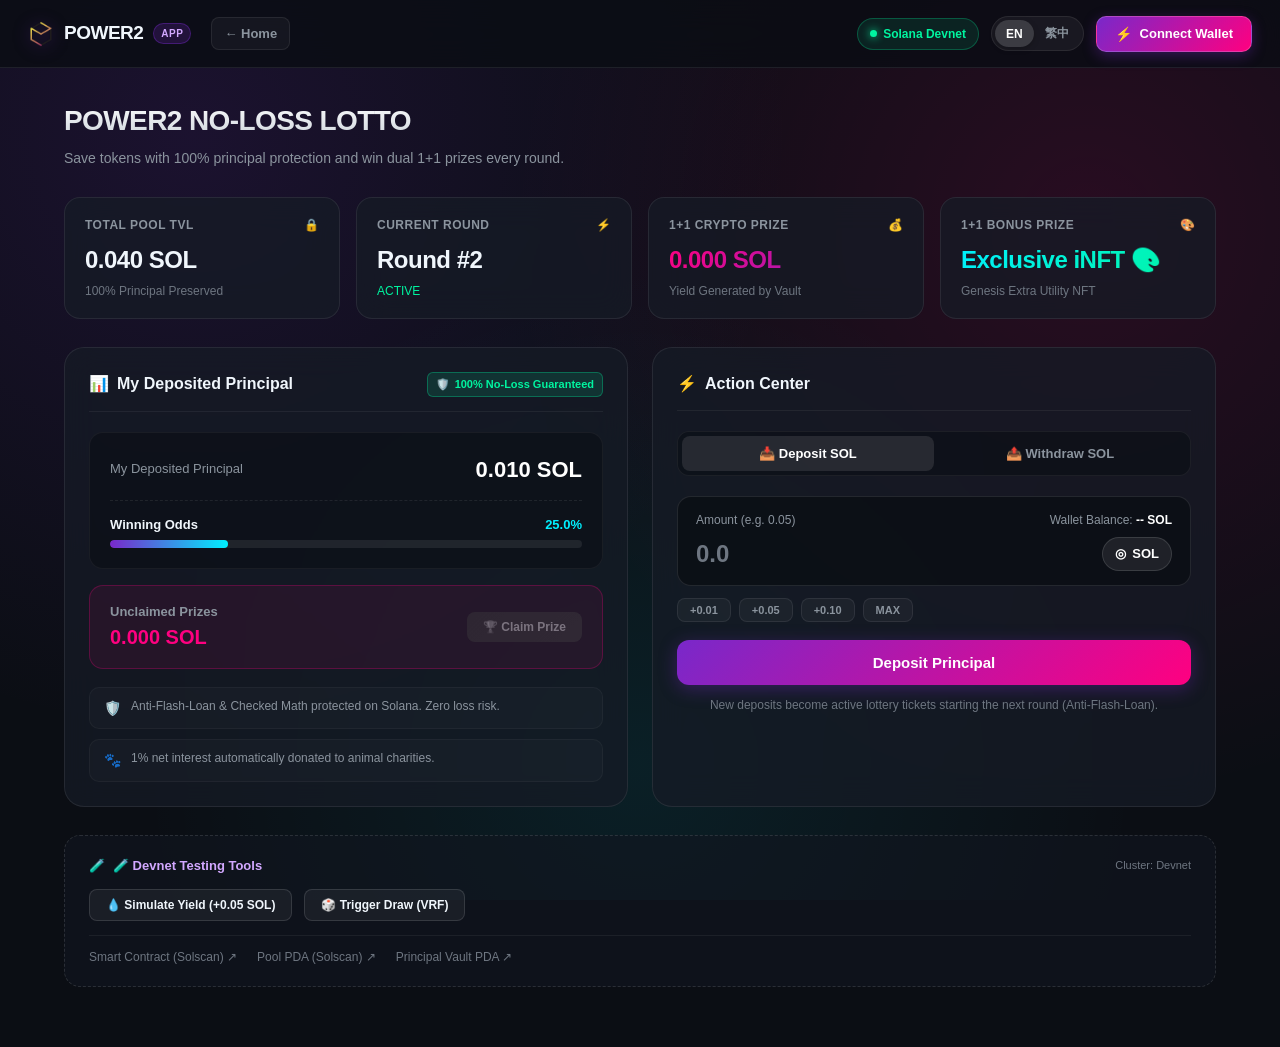
<file: app/index.html>
<!doctype html>
<html lang="en">
<head>
  <meta charset="utf-8"/>
  <link rel="icon" href="../favicon.png"/>
  <meta name="viewport" content="width=device-width, initial-scale=1"/>
  <meta name="theme-color" content="#0B0E14"/>
  <meta name="description" content="POWER2 App - 100% No-Loss Dual-Lotto Protocol on Solana Devnet"/>
  <title>POWER2 App | No-Loss Dual-Lotto</title>

  <!-- dApp Stylesheet -->
  <link href="../static/css/dapp-page.css" rel="stylesheet"/>

  <!-- Solana Web3 Library -->
  <script src="../static/js/solana-web3.min.js"></script>

  <!-- i18n Translation Dictionary -->
  <script src="../static/js/i18n.js"></script>

  <!-- Dedicated dApp Web3 Logic -->
  <script defer="defer" src="../static/js/dapp-page.js"></script>
</head>
<body class="p2-dapp-body">

  <!-- Top Navigation Header -->
  <header class="p2-navbar">
    <div class="p2-nav-left">
      <a href="../" class="p2-brand">
        <img src="../favicon.png" alt="POWER2" class="p2-brand-logo-img" style="width:26px; height:26px; object-fit:contain; filter:drop-shadow(0 2px 8px rgba(121, 40, 202, 0.5));"/>
        <span>POWER2</span>
        <span class="p2-brand-badge">App</span>
      </a>
      <a href="../" class="p2-nav-back">
        <span data-i18n="nav.back_home">← Home</span>
      </a>
    </div>

    <div class="p2-nav-right">
      <div class="p2-cluster-pill">
        <span class="p2-pulse-dot"></span>
        <span>Solana Devnet</span>
      </div>

      <!-- Language Switcher Pill -->
      <div class="p2-lang-pill">
        <button class="p2-lang-btn" data-lang="en">EN</button>
        <button class="p2-lang-btn" data-lang="zh">繁中</button>
      </div>

      <!-- Wallet Connect Action Button -->
      <div id="p2-wallet-nav-container">
        <button class="p2-wallet-btn" id="p2-connect-btn">
          <span>⚡</span>
          <span data-i18n="nav.connect_wallet">Connect Wallet</span>
        </button>
      </div>
    </div>
  </header>

  <!-- Main App Dashboard -->
  <main class="p2-app-container">
    
    <!-- Hero Header -->
    <div class="p2-hero-banner">
      <h1 class="p2-hero-title" data-i18n="app.title">POWER2 NO-LOSS LOTTO</h1>
      <p class="p2-hero-desc" data-i18n="app.desc">Save tokens with 100% principal protection and win dual 1+1 prizes every round.</p>
    </div>

    <!-- 4 Key Metric Cards -->
    <section class="p2-stats-grid">
      <div class="p2-stat-card">
        <div class="p2-stat-label">
          <span data-i18n="stats.tvl">Total Pool TVL</span>
          <span>🔒</span>
        </div>
        <div class="p2-stat-value" id="stat-tvl">0.040 SOL</div>
        <div class="p2-stat-sub">100% Principal Preserved</div>
      </div>

      <div class="p2-stat-card">
        <div class="p2-stat-label">
          <span data-i18n="stats.round">Current Round</span>
          <span>⚡</span>
        </div>
        <div class="p2-stat-value" id="stat-round">Round #2</div>
        <div class="p2-stat-sub" style="color: #00F5A0;" data-i18n="stats.round_active">ACTIVE</div>
      </div>

      <div class="p2-stat-card">
        <div class="p2-stat-label">
          <span data-i18n="stats.prize_crypto">1+1 Crypto Prize</span>
          <span>💰</span>
        </div>
        <div class="p2-stat-value highlight-crypto" id="stat-prize-crypto">0.000 SOL</div>
        <div class="p2-stat-sub">Yield Generated by Vault</div>
      </div>

      <div class="p2-stat-card">
        <div class="p2-stat-label">
          <span data-i18n="stats.prize_nft">1+1 Bonus Prize</span>
          <span>🎨</span>
        </div>
        <div class="p2-stat-value highlight-nft" data-i18n="stats.nft_value">Exclusive iNFT 🎨</div>
        <div class="p2-stat-sub">Genesis Extra Utility NFT</div>
      </div>
    </section>

    <!-- Two-Column Main Dashboard -->
    <section class="p2-main-grid">
      
      <!-- Left Column: User Position & Safety -->
      <div class="p2-panel">
        <div class="p2-panel-header">
          <div class="p2-panel-title">
            <span>📊</span>
            <span data-i18n="user.principal">My Deposited Principal</span>
          </div>
          <span class="p2-guarantee-badge">
            <span>🛡️</span>
            <span data-i18n="user.guarantee">100% No-Loss Guaranteed</span>
          </span>
        </div>

        <!-- Position Summary Box -->
        <div class="p2-position-box">
          <div class="p2-position-row">
            <span class="p2-position-label" data-i18n="user.principal">My Deposited Principal</span>
            <span class="p2-position-value" id="p2-pos-principal">0.010 SOL</span>
          </div>

          <!-- Odds Progress -->
          <div class="p2-odds-section">
            <div class="p2-odds-header">
              <span data-i18n="user.odds">Winning Odds</span>
              <span class="p2-odds-pct" id="p2-pos-odds-pct">25.0%</span>
            </div>
            <div class="p2-odds-track">
              <div class="p2-odds-fill" id="p2-pos-odds-fill" style="width: 25%;"></div>
            </div>
          </div>
        </div>

        <!-- Unclaimed Prize Banner -->
        <div class="p2-claim-box">
          <div class="p2-claim-info">
            <h4 data-i18n="user.unclaimed">Unclaimed Prizes</h4>
            <div class="p2-claim-amount" id="p2-pos-unclaimed">0.000 SOL</div>
          </div>
          <button class="p2-claim-btn" id="p2-claim-btn" disabled data-i18n="user.claim_btn">🏆 Claim Prize</button>
        </div>

        <!-- Security Features List -->
        <div class="p2-security-list">
          <div class="p2-security-item">
            <span class="p2-security-icon">🛡️</span>
            <span data-i18n="sec.anti_flash">Anti-Flash-Loan & Checked Math protected on Solana. Zero loss risk.</span>
          </div>
          <div class="p2-security-item">
            <span class="p2-security-icon">🐾</span>
            <span data-i18n="sec.charity">1% net interest automatically donated to animal charities.</span>
          </div>
        </div>
      </div>

      <!-- Right Column: Action Center (Deposit / Withdraw) -->
      <div class="p2-panel">
        <div class="p2-panel-header">
          <div class="p2-panel-title">
            <span>⚡</span>
            <span>Action Center</span>
          </div>
        </div>

        <!-- Tabs -->
        <div class="p2-action-tabs">
          <button class="p2-tab-btn active" data-tab="deposit" data-i18n="tab.deposit">📥 Deposit SOL</button>
          <button class="p2-tab-btn" data-tab="withdraw" data-i18n="tab.withdraw">📤 Withdraw SOL</button>
        </div>

        <!-- Amount Input Field -->
        <div class="p2-input-wrapper">
          <div class="p2-input-top">
            <span data-i18n="form.amount_placeholder">Amount (e.g. 0.05)</span>
            <div>
              <span data-i18n="form.balance">Wallet Balance</span>: 
              <b id="p2-user-wallet-bal" style="color: #FFFFFF;">-- SOL</b>
            </div>
          </div>
          <div class="p2-input-row">
            <input type="number" id="p2-amount-input" class="p2-amount-input" placeholder="0.0" step="0.01" min="0"/>
            <div class="p2-token-badge">
              <span>◎</span>
              <span>SOL</span>
            </div>
          </div>
        </div>

        <!-- Quick Select Pills -->
        <div class="p2-quick-pills">
          <button class="p2-pill-btn" data-val="0.01">+0.01</button>
          <button class="p2-pill-btn" data-val="0.05">+0.05</button>
          <button class="p2-pill-btn" data-val="0.1">+0.10</button>
          <button class="p2-pill-btn" data-val="max" data-i18n="form.max">MAX</button>
        </div>

        <!-- Dynamic Odds Calculator Preview -->
        <div class="p2-calc-preview" id="p2-calc-preview" style="display: none;"></div>

        <!-- Action Button -->
        <button class="p2-action-submit-btn" id="p2-submit-btn" data-i18n="form.deposit_btn">📥 Deposit Principal</button>

        <!-- Informational Note -->
        <div class="p2-action-note" id="p2-action-note" data-i18n="form.deposit_note">
          New deposits become active lottery tickets starting the next round (Anti-Flash-Loan).
        </div>
      </div>
    </section>

    <!-- Devnet Testing & Inspector Toolkit -->
    <section class="p2-lab-panel">
      <div class="p2-lab-header">
        <div class="p2-lab-title">
          <span>🧪</span>
          <span data-i18n="devnet.title">Devnet Testing Tools</span>
        </div>
        <span style="font-size: 11px; color: var(--p2-text-muted);" data-i18n="devnet.cluster">Cluster: Devnet</span>
      </div>

      <div class="p2-lab-buttons">
        <button class="p2-lab-btn" id="p2-lab-yield-btn" data-i18n="devnet.yield">
          💧 Simulate Yield (+0.05 SOL)
        </button>
        <button class="p2-lab-btn" id="p2-lab-draw-btn" data-i18n="devnet.draw">
          🎲 Trigger Draw (VRF)
        </button>
      </div>

      <div class="p2-lab-links">
        <a class="p2-lab-link" href="https://solscan.io/account/FuRWS3WnfcUnPWFfibVX35ThjPsQG5tVpHjRScsrmZ8j?cluster=devnet" target="_blank" rel="noreferrer">
          Smart Contract (Solscan) ↗
        </a>
        <a class="p2-lab-link" href="https://solscan.io/account/3pR323F6KbUZBgd9fZqp8esBfY3wya8sbMr5V8N3YLjB?cluster=devnet" target="_blank" rel="noreferrer">
          Pool PDA (Solscan) ↗
        </a>
        <a class="p2-lab-link" href="https://solscan.io/account/22YFqoWU68jYrhK1vhyHxiMMTrXhRab3n3aZnv6As9Jg?cluster=devnet" target="_blank" rel="noreferrer">
          Principal Vault PDA ↗
        </a>
      </div>
    </section>
  </main>

  <!-- Wallet Selection Modal -->
  <div class="p2-modal-backdrop" id="p2-wallet-modal">
    <div class="p2-modal-card">
      <div class="p2-modal-header">
        <h3 class="p2-modal-title" data-i18n="wallet.select_title">Connect your Solana Wallet:</h3>
        <button class="p2-modal-close" id="p2-modal-close">✕</button>
      </div>

      <div class="p2-wallet-options">
        <button class="p2-wallet-choice-btn" id="p2-choose-phantom">
          <div style="display:flex; align-items:center; gap:10px;">
            <span>🟣</span>
            <span data-i18n="wallet.phantom">Phantom</span>
          </div>
          <span class="badge">Recommended</span>
        </button>

        <button class="p2-wallet-choice-btn" id="p2-choose-solflare">
          <div style="display:flex; align-items:center; gap:10px;">
            <span>🟠</span>
            <span data-i18n="wallet.solflare">Solflare</span>
          </div>
          <span class="badge">Popular</span>
        </button>

        <button class="p2-wallet-choice-btn" id="p2-choose-auto">
          <div style="display:flex; align-items:center; gap:10px;">
            <span>⚡</span>
            <span data-i18n="wallet.auto">Auto-Detect Default</span>
          </div>
          <span class="badge">Standard</span>
        </button>
      </div>
    </div>
  </div>

</body>
</html>
</file>
<file: static/css/dapp-page.css>
/* ==========================================================================
   POWER2 Dedicated dApp Stylesheet (Aave-inspired DeFi Interface)
   ========================================================================== */

:root {
  --p2-bg: #0B0E14;
  --p2-bg-secondary: #121721;
  --p2-card-bg: rgba(22, 27, 38, 0.75);
  --p2-card-border: rgba(255, 255, 255, 0.08);
  --p2-card-border-hover: rgba(255, 255, 255, 0.16);
  --p2-text-primary: #F0F6FC;
  --p2-text-secondary: #8B949E;
  --p2-text-muted: #6E7681;
  --p2-accent-purple: #7928CA;
  --p2-accent-pink: #FF0080;
  --p2-accent-cyan: #00F0FF;
  --p2-accent-green: #00F5A0;
  --p2-accent-gradient: linear-gradient(135deg, #7928CA 0%, #FF0080 100%);
  --p2-green-gradient: linear-gradient(135deg, #00F5A0 0%, #00D9F5 100%);
  --p2-glow: 0 8px 32px rgba(121, 40, 202, 0.25);
  --p2-font: -apple-system, BlinkMacSystemFont, "Segoe UI", Roboto, Helvetica, Arial, sans-serif;
}

* {
  box-sizing: border-box;
  margin: 0;
  padding: 0;
}

body.p2-dapp-body {
  background-color: var(--p2-bg);
  background-image: 
    radial-gradient(circle at 15% 15%, rgba(121, 40, 202, 0.15) 0%, transparent 45%),
    radial-gradient(circle at 85% 25%, rgba(255, 0, 128, 0.12) 0%, transparent 45%),
    radial-gradient(circle at 50% 85%, rgba(0, 240, 255, 0.08) 0%, transparent 50%);
  background-attachment: fixed;
  color: var(--p2-text-primary);
  font-family: var(--p2-font);
  min-height: 100vh;
  display: flex;
  flex-direction: column;
  line-height: 1.5;
  -webkit-font-smoothing: antialiased;
}

/* --------------------------------------------------------------------------
   Top Navigation Header
   -------------------------------------------------------------------------- */
.p2-navbar {
  position: sticky;
  top: 0;
  z-index: 100;
  background: rgba(11, 14, 20, 0.85);
  backdrop-filter: blur(20px);
  -webkit-backdrop-filter: blur(20px);
  border-bottom: 1px solid var(--p2-card-border);
  padding: 0 28px;
  height: 68px;
  display: flex;
  align-items: center;
  justify-content: space-between;
}

.p2-nav-left {
  display: flex;
  align-items: center;
  gap: 20px;
}

.p2-brand {
  display: flex;
  align-items: center;
  gap: 10px;
  text-decoration: none;
  color: var(--p2-text-primary);
  font-weight: 800;
  font-size: 19px;
  letter-spacing: -0.5px;
}

.p2-brand-logo {
  font-size: 24px;
  filter: drop-shadow(0 2px 8px rgba(121, 40, 202, 0.5));
}

.p2-brand-badge {
  background: rgba(121, 40, 202, 0.2);
  color: #D2A8FF;
  border: 1px solid rgba(121, 40, 202, 0.4);
  font-size: 10px;
  font-weight: 700;
  padding: 2px 7px;
  border-radius: 9999px;
  text-transform: uppercase;
  letter-spacing: 0.5px;
}

.p2-nav-back {
  display: flex;
  align-items: center;
  gap: 6px;
  color: var(--p2-text-secondary);
  text-decoration: none;
  font-size: 13px;
  font-weight: 600;
  padding: 6px 12px;
  border-radius: 8px;
  transition: all 0.2s ease;
  background: rgba(255, 255, 255, 0.04);
  border: 1px solid var(--p2-card-border);
}

.p2-nav-back:hover {
  color: #FFFFFF;
  background: rgba(255, 255, 255, 0.08);
  border-color: var(--p2-card-border-hover);
}

.p2-nav-right {
  display: flex;
  align-items: center;
  gap: 12px;
}

.p2-cluster-pill {
  display: flex;
  align-items: center;
  gap: 6px;
  background: rgba(0, 245, 160, 0.1);
  border: 1px solid rgba(0, 245, 160, 0.25);
  color: #00F5A0;
  font-size: 12px;
  font-weight: 600;
  padding: 6px 12px;
  border-radius: 9999px;
}

.p2-pulse-dot {
  width: 7px;
  height: 7px;
  background-color: #00F5A0;
  border-radius: 50%;
  box-shadow: 0 0 8px #00F5A0;
  animation: p2-pulse 2s infinite;
}

@keyframes p2-pulse {
  0% { transform: scale(0.95); opacity: 0.7; }
  50% { transform: scale(1.2); opacity: 1; }
  100% { transform: scale(0.95); opacity: 0.7; }
}

/* Language Switcher */
.p2-lang-pill {
  display: flex;
  background: rgba(255, 255, 255, 0.05);
  border: 1px solid var(--p2-card-border);
  border-radius: 9999px;
  padding: 3px;
}

.p2-lang-btn {
  background: transparent;
  border: none;
  color: var(--p2-text-secondary);
  padding: 5px 11px;
  font-size: 12px;
  font-weight: 600;
  border-radius: 9999px;
  cursor: pointer;
  transition: all 0.2s ease;
}

.p2-lang-btn:hover {
  color: #FFFFFF;
}

.p2-lang-btn.active {
  background: rgba(255, 255, 255, 0.15);
  color: #FFFFFF;
  box-shadow: 0 2px 6px rgba(0, 0, 0, 0.2);
}

/* Connect Wallet Button */
.p2-wallet-btn {
  background: var(--p2-accent-gradient);
  color: #FFFFFF;
  border: 1px solid rgba(255, 255, 255, 0.2);
  border-radius: 10px;
  padding: 9px 18px;
  font-size: 13px;
  font-weight: 700;
  cursor: pointer;
  display: flex;
  align-items: center;
  gap: 8px;
  box-shadow: 0 4px 14px rgba(121, 40, 202, 0.35);
  transition: all 0.2s ease;
}

.p2-wallet-btn:hover {
  transform: translateY(-1px);
  box-shadow: 0 6px 20px rgba(255, 0, 128, 0.5);
}

.p2-wallet-connected {
  background: rgba(22, 27, 38, 0.9);
  border: 1px solid rgba(0, 245, 160, 0.3);
  color: #FFFFFF;
  display: flex;
  align-items: center;
  gap: 10px;
  padding: 6px 14px;
  border-radius: 10px;
  font-size: 13px;
  font-weight: 600;
}

.p2-disconnect-btn {
  background: rgba(255, 255, 255, 0.08);
  border: none;
  color: var(--p2-text-secondary);
  padding: 3px 8px;
  border-radius: 6px;
  font-size: 11px;
  cursor: pointer;
  transition: all 0.2s ease;
}

.p2-disconnect-btn:hover {
  background: rgba(248, 81, 73, 0.2);
  color: #FF7B72;
}

/* --------------------------------------------------------------------------
   App Container & Hero
   -------------------------------------------------------------------------- */
.p2-app-container {
  max-width: 1200px;
  width: 100%;
  margin: 0 auto;
  padding: 32px 24px 60px;
  flex: 1;
}

.p2-hero-banner {
  margin-bottom: 28px;
}

.p2-hero-title {
  font-size: 28px;
  font-weight: 800;
  letter-spacing: -0.6px;
  margin-bottom: 6px;
  background: linear-gradient(180deg, #FFFFFF 0%, #C9D1D9 100%);
  -webkit-background-clip: text;
  -webkit-text-fill-color: transparent;
}

.p2-hero-desc {
  font-size: 14px;
  color: var(--p2-text-secondary);
  max-width: 680px;
}

/* --------------------------------------------------------------------------
   Stats Grid (4 Key Metric Cards)
   -------------------------------------------------------------------------- */
.p2-stats-grid {
  display: grid;
  grid-template-columns: repeat(4, 1fr);
  gap: 16px;
  margin-bottom: 28px;
}

.p2-stat-card {
  background: var(--p2-card-bg);
  border: 1px solid var(--p2-card-border);
  backdrop-filter: blur(16px);
  -webkit-backdrop-filter: blur(16px);
  border-radius: 16px;
  padding: 18px 20px;
  transition: all 0.2s ease;
  position: relative;
  overflow: hidden;
}

.p2-stat-card::before {
  content: '';
  position: absolute;
  top: 0;
  left: 0;
  right: 0;
  height: 2px;
  background: transparent;
  transition: background 0.3s ease;
}

.p2-stat-card:hover {
  border-color: var(--p2-card-border-hover);
  transform: translateY(-2px);
}

.p2-stat-card:nth-child(1):hover::before { background: #00F5A0; }
.p2-stat-card:nth-child(2):hover::before { background: #00F0FF; }
.p2-stat-card:nth-child(3):hover::before { background: #FF0080; }
.p2-stat-card:nth-child(4):hover::before { background: #7928CA; }

.p2-stat-label {
  font-size: 12px;
  font-weight: 600;
  color: var(--p2-text-secondary);
  text-transform: uppercase;
  letter-spacing: 0.5px;
  margin-bottom: 8px;
  display: flex;
  align-items: center;
  justify-content: space-between;
}

.p2-stat-value {
  font-size: 24px;
  font-weight: 800;
  letter-spacing: -0.5px;
  color: var(--p2-text-primary);
}

.p2-stat-value.highlight-crypto {
  background: linear-gradient(135deg, #FF0080 0%, #7928CA 100%);
  -webkit-background-clip: text;
  -webkit-text-fill-color: transparent;
}

.p2-stat-value.highlight-nft {
  background: linear-gradient(135deg, #00F0FF 0%, #00F5A0 100%);
  -webkit-background-clip: text;
  -webkit-text-fill-color: transparent;
}

.p2-stat-sub {
  font-size: 12px;
  color: var(--p2-text-muted);
  margin-top: 4px;
}

/* --------------------------------------------------------------------------
   Dashboard Two-Column Grid
   -------------------------------------------------------------------------- */
.p2-main-grid {
  display: grid;
  grid-template-columns: 1fr 1fr;
  gap: 24px;
  margin-bottom: 28px;
}

.p2-panel {
  background: var(--p2-card-bg);
  border: 1px solid var(--p2-card-border);
  backdrop-filter: blur(16px);
  -webkit-backdrop-filter: blur(16px);
  border-radius: 20px;
  padding: 24px;
  display: flex;
  flex-direction: column;
}

.p2-panel-header {
  display: flex;
  align-items: center;
  justify-content: space-between;
  margin-bottom: 20px;
  padding-bottom: 14px;
  border-bottom: 1px solid rgba(255, 255, 255, 0.06);
}

.p2-panel-title {
  font-size: 16px;
  font-weight: 700;
  color: var(--p2-text-primary);
  display: flex;
  align-items: center;
  gap: 8px;
}

/* Left Column: Position Card Elements */
.p2-position-box {
  background: rgba(11, 14, 20, 0.6);
  border: 1px solid rgba(255, 255, 255, 0.05);
  border-radius: 14px;
  padding: 20px;
  margin-bottom: 16px;
}

.p2-position-row {
  display: flex;
  align-items: center;
  justify-content: space-between;
  margin-bottom: 10px;
}

.p2-position-label {
  font-size: 13px;
  color: var(--p2-text-secondary);
}

.p2-position-value {
  font-size: 22px;
  font-weight: 800;
  color: #FFFFFF;
}

.p2-guarantee-badge {
  display: inline-flex;
  align-items: center;
  gap: 5px;
  background: rgba(0, 245, 160, 0.12);
  color: #00F5A0;
  border: 1px solid rgba(0, 245, 160, 0.3);
  border-radius: 6px;
  font-size: 11px;
  font-weight: 700;
  padding: 3px 8px;
}

/* Odds Progress Bar */
.p2-odds-section {
  margin-top: 14px;
  padding-top: 14px;
  border-top: 1px dashed rgba(255, 255, 255, 0.08);
}

.p2-odds-header {
  display: flex;
  justify-content: space-between;
  font-size: 13px;
  font-weight: 600;
  margin-bottom: 6px;
}

.p2-odds-pct {
  color: #00F0FF;
}

.p2-odds-track {
  width: 100%;
  height: 8px;
  background: rgba(255, 255, 255, 0.08);
  border-radius: 9999px;
  overflow: hidden;
}

.p2-odds-fill {
  height: 100%;
  width: 0%;
  background: linear-gradient(90deg, #7928CA 0%, #00F0FF 100%);
  border-radius: 9999px;
  transition: width 0.6s cubic-bezier(0.4, 0, 0.2, 1);
}

/* Unclaimed Prize Banner */
.p2-claim-box {
  background: rgba(255, 0, 128, 0.08);
  border: 1px solid rgba(255, 0, 128, 0.25);
  border-radius: 14px;
  padding: 16px 20px;
  display: flex;
  align-items: center;
  justify-content: space-between;
  margin-bottom: 18px;
}

.p2-claim-info h4 {
  font-size: 13px;
  color: var(--p2-text-secondary);
  font-weight: 600;
}

.p2-claim-amount {
  font-size: 20px;
  font-weight: 800;
  color: #FF0080;
}

.p2-claim-btn {
  background: linear-gradient(135deg, #FF0080 0%, #7928CA 100%);
  color: #FFFFFF;
  border: none;
  border-radius: 8px;
  padding: 8px 16px;
  font-size: 12px;
  font-weight: 700;
  cursor: pointer;
  transition: all 0.2s ease;
}

.p2-claim-btn:disabled {
  opacity: 0.4;
  cursor: not-allowed;
  filter: grayscale(1);
}

/* Security Feature Badges */
.p2-security-list {
  display: flex;
  flex-direction: column;
  gap: 10px;
  margin-top: auto;
}

.p2-security-item {
  display: flex;
  align-items: flex-start;
  gap: 10px;
  background: rgba(255, 255, 255, 0.02);
  border: 1px solid rgba(255, 255, 255, 0.04);
  border-radius: 10px;
  padding: 10px 14px;
  font-size: 12px;
  color: var(--p2-text-secondary);
  line-height: 1.4;
}

.p2-security-icon {
  font-size: 14px;
  flex-shrink: 0;
  margin-top: 1px;
}

/* --------------------------------------------------------------------------
   Right Column: Action Center (Deposit / Withdraw)
   -------------------------------------------------------------------------- */
.p2-action-tabs {
  display: grid;
  grid-template-columns: 1fr 1fr;
  background: rgba(11, 14, 20, 0.6);
  border: 1px solid rgba(255, 255, 255, 0.06);
  border-radius: 12px;
  padding: 4px;
  margin-bottom: 20px;
}

.p2-tab-btn {
  background: transparent;
  border: none;
  color: var(--p2-text-secondary);
  padding: 10px;
  font-size: 13px;
  font-weight: 700;
  border-radius: 8px;
  cursor: pointer;
  transition: all 0.2s ease;
}

.p2-tab-btn.active {
  background: rgba(255, 255, 255, 0.1);
  color: #FFFFFF;
}

.p2-input-wrapper {
  background: rgba(11, 14, 20, 0.8);
  border: 1px solid rgba(255, 255, 255, 0.1);
  border-radius: 14px;
  padding: 14px 18px;
  margin-bottom: 12px;
  transition: border-color 0.2s ease;
}

.p2-input-wrapper:focus-within {
  border-color: #00F0FF;
  box-shadow: 0 0 0 2px rgba(0, 240, 255, 0.15);
}

.p2-input-top {
  display: flex;
  justify-content: space-between;
  align-items: center;
  margin-bottom: 8px;
  font-size: 12px;
  color: var(--p2-text-secondary);
}

.p2-input-row {
  display: flex;
  align-items: center;
  justify-content: space-between;
  gap: 12px;
}

.p2-amount-input {
  background: transparent;
  border: none;
  color: #FFFFFF;
  font-size: 24px;
  font-weight: 700;
  width: 100%;
  outline: none;
}

.p2-amount-input::placeholder {
  color: var(--p2-text-muted);
}

.p2-token-badge {
  background: rgba(255, 255, 255, 0.08);
  border: 1px solid rgba(255, 255, 255, 0.12);
  color: #FFFFFF;
  padding: 6px 12px;
  border-radius: 9999px;
  font-size: 13px;
  font-weight: 700;
  display: flex;
  align-items: center;
  gap: 6px;
}

/* Quick Amount Pills */
.p2-quick-pills {
  display: flex;
  gap: 8px;
  margin-bottom: 18px;
}

.p2-pill-btn {
  background: rgba(255, 255, 255, 0.04);
  border: 1px solid rgba(255, 255, 255, 0.08);
  color: var(--p2-text-secondary);
  padding: 5px 12px;
  border-radius: 8px;
  font-size: 11px;
  font-weight: 600;
  cursor: pointer;
  transition: all 0.2s ease;
}

.p2-pill-btn:hover {
  background: rgba(255, 255, 255, 0.1);
  color: #FFFFFF;
  border-color: rgba(255, 255, 255, 0.2);
}

/* Odds Calculator Preview */
.p2-calc-preview {
  background: rgba(0, 240, 255, 0.05);
  border: 1px dashed rgba(0, 240, 255, 0.25);
  border-radius: 10px;
  padding: 10px 14px;
  font-size: 12px;
  color: #80E9FF;
  margin-bottom: 18px;
  display: flex;
  align-items: center;
  gap: 8px;
}

/* Action Primary Button */
.p2-action-submit-btn {
  background: var(--p2-accent-gradient);
  color: #FFFFFF;
  border: none;
  border-radius: 12px;
  padding: 14px;
  font-size: 15px;
  font-weight: 700;
  width: 100%;
  cursor: pointer;
  transition: all 0.2s ease;
  box-shadow: 0 4px 18px rgba(121, 40, 202, 0.35);
  margin-bottom: 12px;
}

.p2-action-submit-btn:hover:not(:disabled) {
  transform: translateY(-2px);
  box-shadow: 0 6px 24px rgba(255, 0, 128, 0.5);
}

.p2-action-submit-btn:disabled {
  opacity: 0.5;
  cursor: not-allowed;
}

.p2-action-note {
  font-size: 12px;
  color: var(--p2-text-muted);
  line-height: 1.4;
  text-align: center;
}

/* --------------------------------------------------------------------------
   Devnet Lab & Tools Panel
   -------------------------------------------------------------------------- */
.p2-lab-panel {
  background: rgba(18, 23, 33, 0.6);
  border: 1px dashed rgba(255, 255, 255, 0.12);
  border-radius: 16px;
  padding: 20px 24px;
  margin-top: 10px;
}

.p2-lab-header {
  display: flex;
  align-items: center;
  justify-content: space-between;
  margin-bottom: 14px;
}

.p2-lab-title {
  font-size: 13px;
  font-weight: 700;
  color: #D2A8FF;
  display: flex;
  align-items: center;
  gap: 8px;
}

.p2-lab-buttons {
  display: flex;
  gap: 12px;
  flex-wrap: wrap;
}

.p2-lab-btn {
  background: rgba(255, 255, 255, 0.05);
  border: 1px solid rgba(255, 255, 255, 0.12);
  color: var(--p2-text-primary);
  padding: 8px 16px;
  border-radius: 8px;
  font-size: 12px;
  font-weight: 600;
  cursor: pointer;
  transition: all 0.2s ease;
  display: flex;
  align-items: center;
  gap: 6px;
}

.p2-lab-btn:hover {
  background: rgba(255, 255, 255, 0.12);
  border-color: rgba(255, 255, 255, 0.25);
  transform: translateY(-1px);
}

.p2-lab-links {
  margin-top: 14px;
  padding-top: 12px;
  border-top: 1px solid rgba(255, 255, 255, 0.06);
  display: flex;
  gap: 20px;
  font-size: 12px;
}

.p2-lab-link {
  color: var(--p2-text-muted);
  text-decoration: none;
  transition: color 0.2s ease;
}

.p2-lab-link:hover {
  color: #00F0FF;
  text-decoration: underline;
}

/* --------------------------------------------------------------------------
   Modal: Wallet Selector
   -------------------------------------------------------------------------- */
.p2-modal-backdrop {
  position: fixed;
  inset: 0;
  background: rgba(0, 0, 0, 0.7);
  backdrop-filter: blur(8px);
  -webkit-backdrop-filter: blur(8px);
  display: flex;
  align-items: center;
  justify-content: center;
  z-index: 999;
  opacity: 0;
  pointer-events: none;
  transition: opacity 0.25s ease;
}

.p2-modal-backdrop.open {
  opacity: 1;
  pointer-events: auto;
}

.p2-modal-card {
  background: #161B26;
  border: 1px solid rgba(255, 255, 255, 0.15);
  border-radius: 20px;
  padding: 28px;
  width: 90%;
  max-width: 420px;
  box-shadow: 0 20px 60px rgba(0, 0, 0, 0.6);
  transform: scale(0.95);
  transition: transform 0.25s cubic-bezier(0.4, 0, 0.2, 1);
}

.p2-modal-backdrop.open .p2-modal-card {
  transform: scale(1);
}

.p2-modal-header {
  display: flex;
  align-items: center;
  justify-content: space-between;
  margin-bottom: 20px;
}

.p2-modal-title {
  font-size: 16px;
  font-weight: 700;
  color: #FFFFFF;
}

.p2-modal-close {
  background: transparent;
  border: none;
  color: var(--p2-text-muted);
  font-size: 20px;
  cursor: pointer;
  padding: 4px;
}

.p2-modal-close:hover {
  color: #FFFFFF;
}

.p2-wallet-options {
  display: flex;
  flex-direction: column;
  gap: 10px;
}

.p2-wallet-choice-btn {
  background: rgba(255, 255, 255, 0.04);
  border: 1px solid rgba(255, 255, 255, 0.08);
  border-radius: 12px;
  padding: 14px 16px;
  display: flex;
  align-items: center;
  justify-content: space-between;
  color: #FFFFFF;
  font-size: 14px;
  font-weight: 600;
  cursor: pointer;
  transition: all 0.2s ease;
}

.p2-wallet-choice-btn:hover {
  background: rgba(255, 255, 255, 0.08);
  border-color: rgba(255, 255, 255, 0.2);
  transform: translateX(2px);
}

.p2-wallet-choice-btn .badge {
  font-size: 11px;
  color: var(--p2-text-muted);
  background: rgba(255, 255, 255, 0.06);
  padding: 2px 8px;
  border-radius: 9999px;
}

/* --------------------------------------------------------------------------
   Toast / Notification Notification
   -------------------------------------------------------------------------- */
.p2-toast {
  position: fixed;
  bottom: 28px;
  right: 28px;
  background: #161B26;
  border: 1px solid rgba(255, 255, 255, 0.15);
  box-shadow: 0 10px 30px rgba(0, 0, 0, 0.5);
  color: #FFFFFF;
  padding: 14px 20px;
  border-radius: 12px;
  font-size: 13px;
  display: flex;
  align-items: center;
  gap: 10px;
  z-index: 1000;
  transform: translateY(100px);
  opacity: 0;
  transition: all 0.3s cubic-bezier(0.4, 0, 0.2, 1);
}

.p2-toast.show {
  transform: translateY(0);
  opacity: 1;
}

.p2-toast.success { border-color: rgba(0, 245, 160, 0.5); }
.p2-toast.error { border-color: rgba(248, 81, 73, 0.5); }

/* --------------------------------------------------------------------------
   Responsive Design
   -------------------------------------------------------------------------- */
@media (max-width: 900px) {
  .p2-stats-grid {
    grid-template-columns: repeat(2, 1fr);
  }
  .p2-main-grid {
    grid-template-columns: 1fr;
  }
}

@media (max-width: 600px) {
  .p2-navbar {
    padding: 0 16px;
    height: 60px;
  }
  .p2-stats-grid {
    grid-template-columns: 1fr;
  }
  .p2-app-container {
    padding: 20px 16px 40px;
  }
  .p2-cluster-pill {
    display: none;
  }
}
</file>
